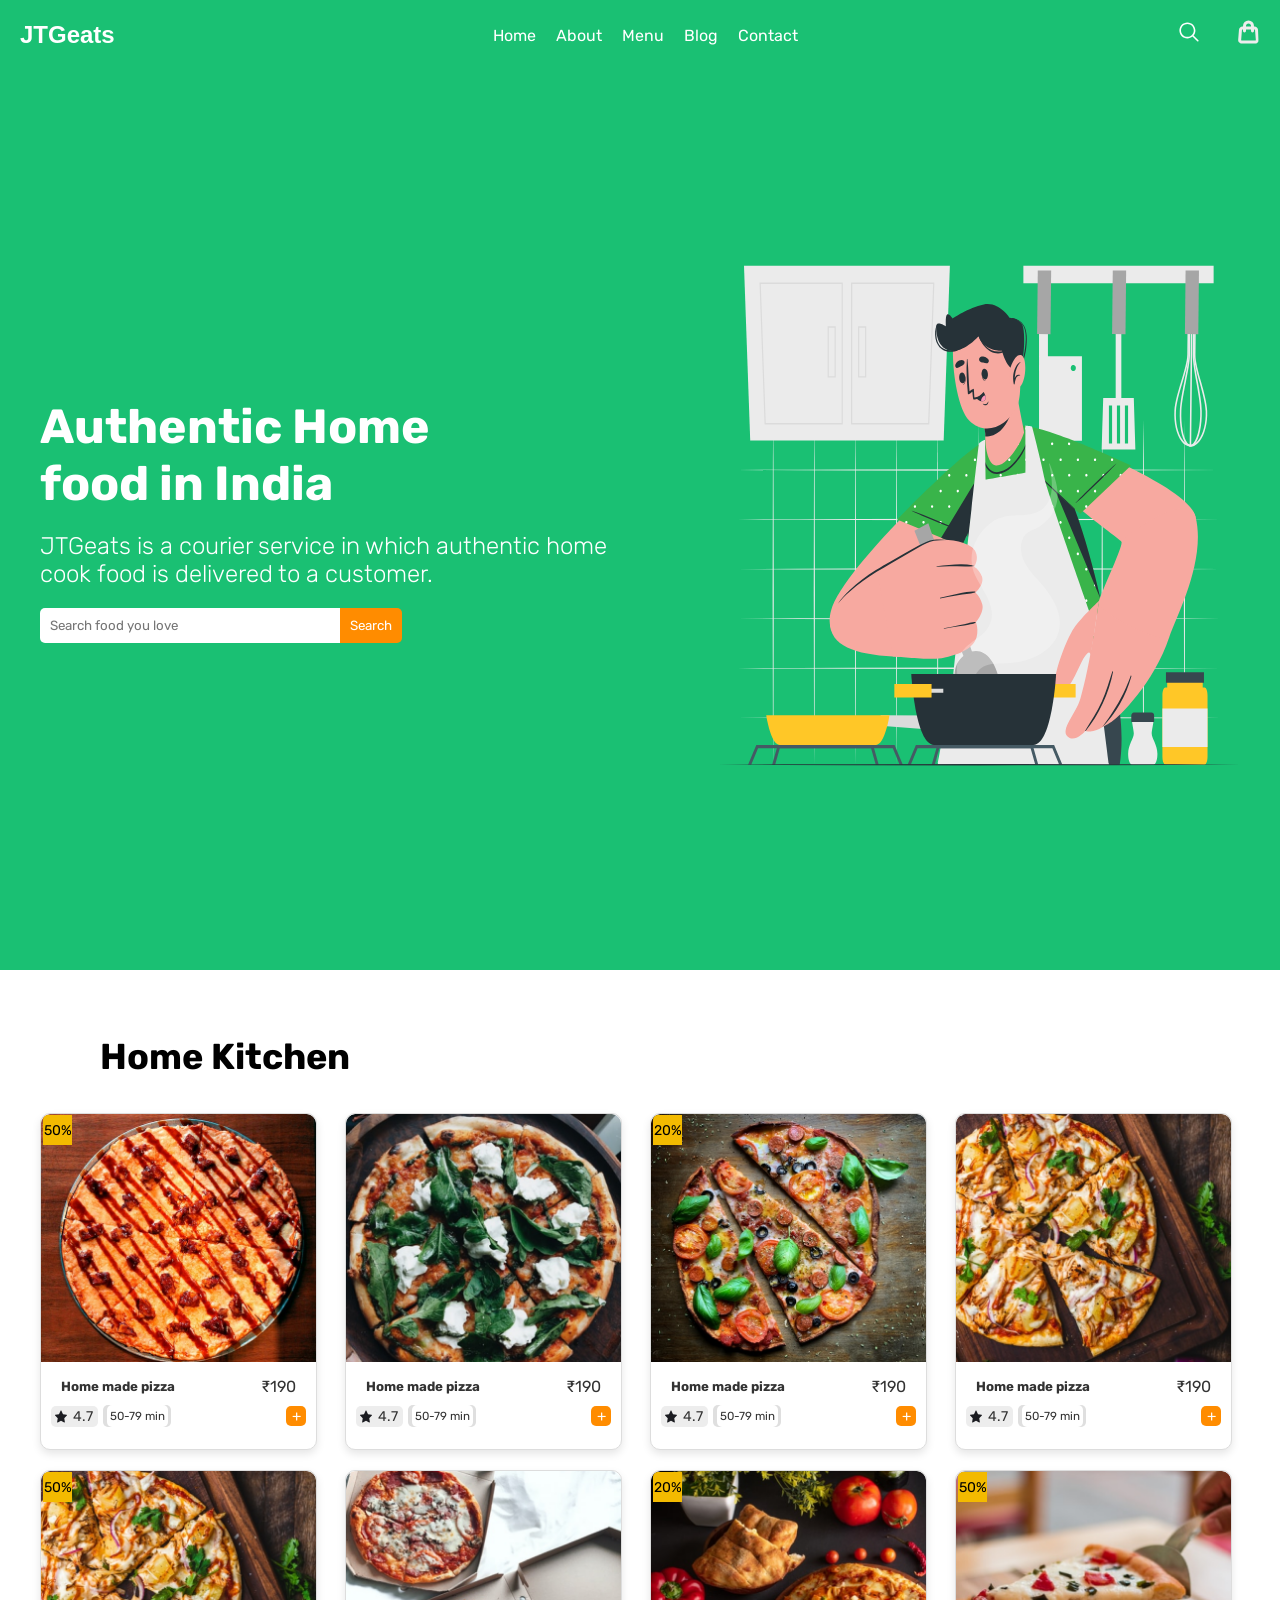
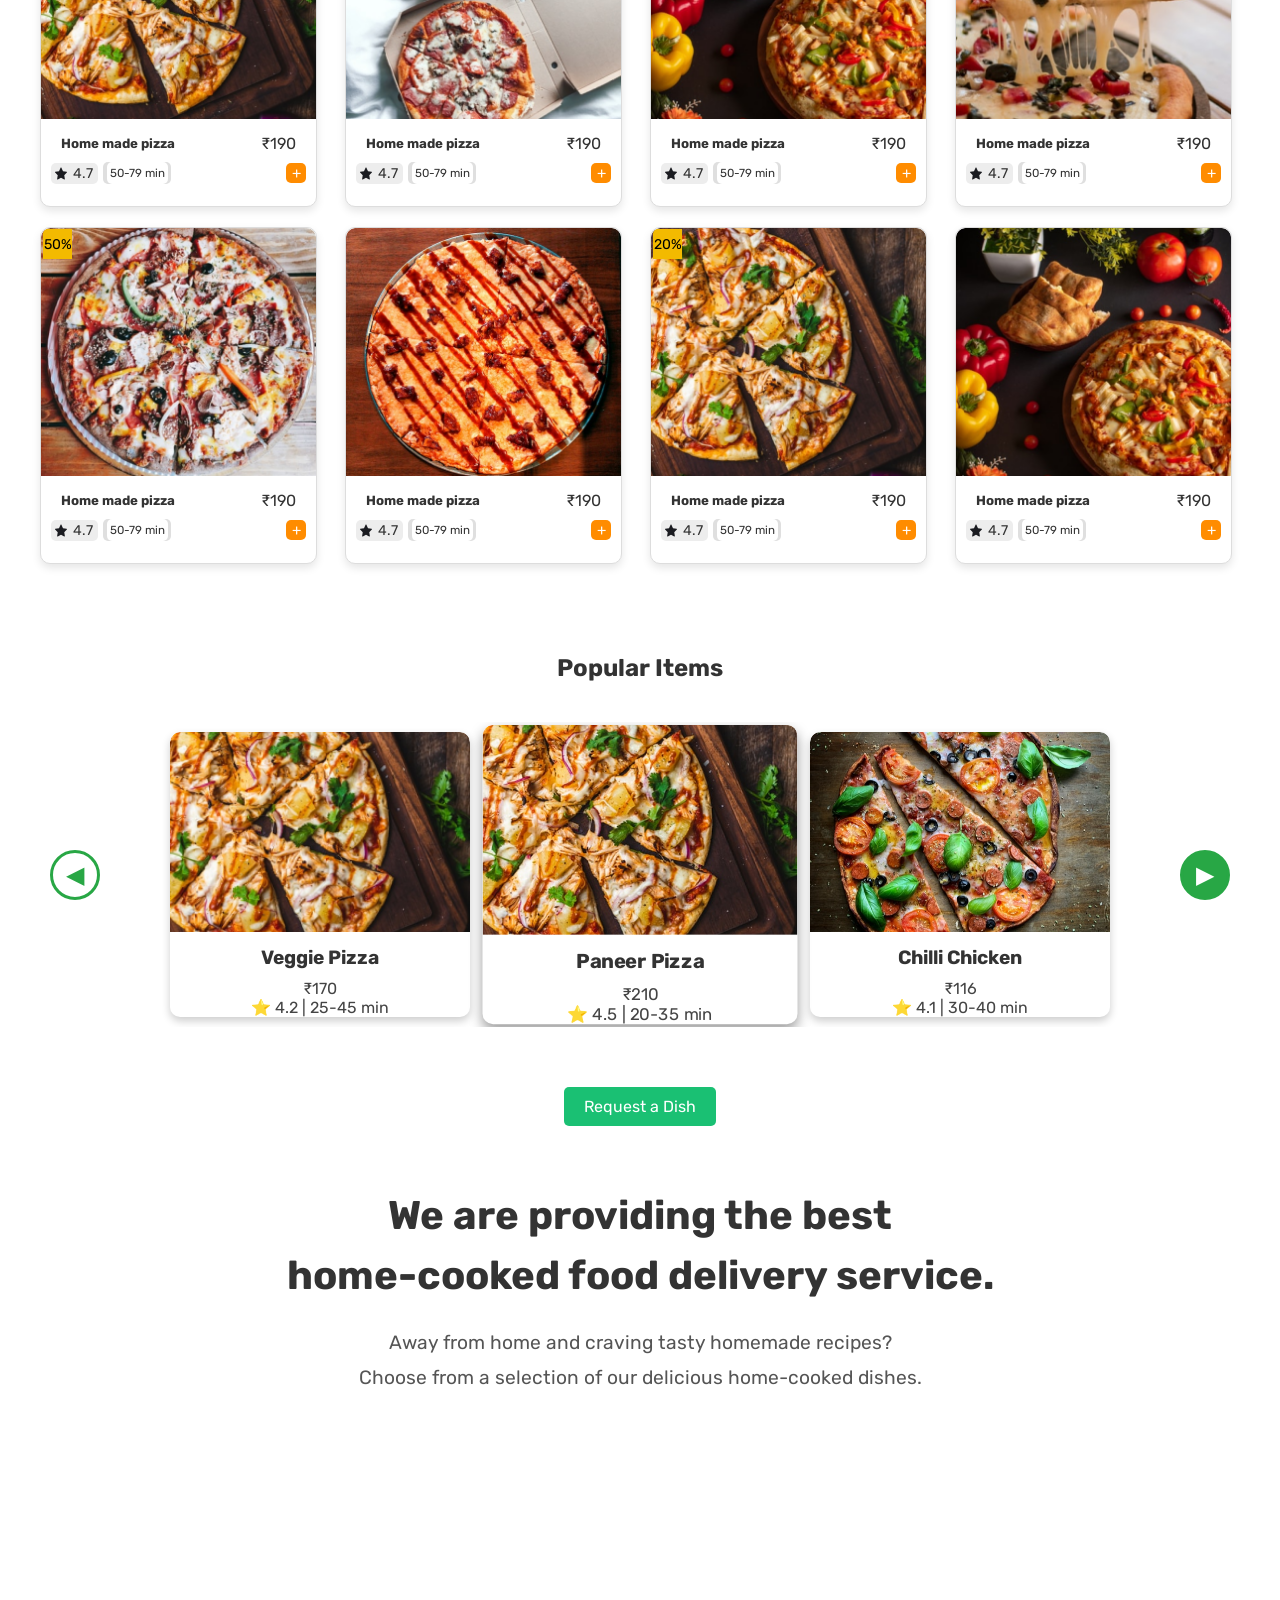
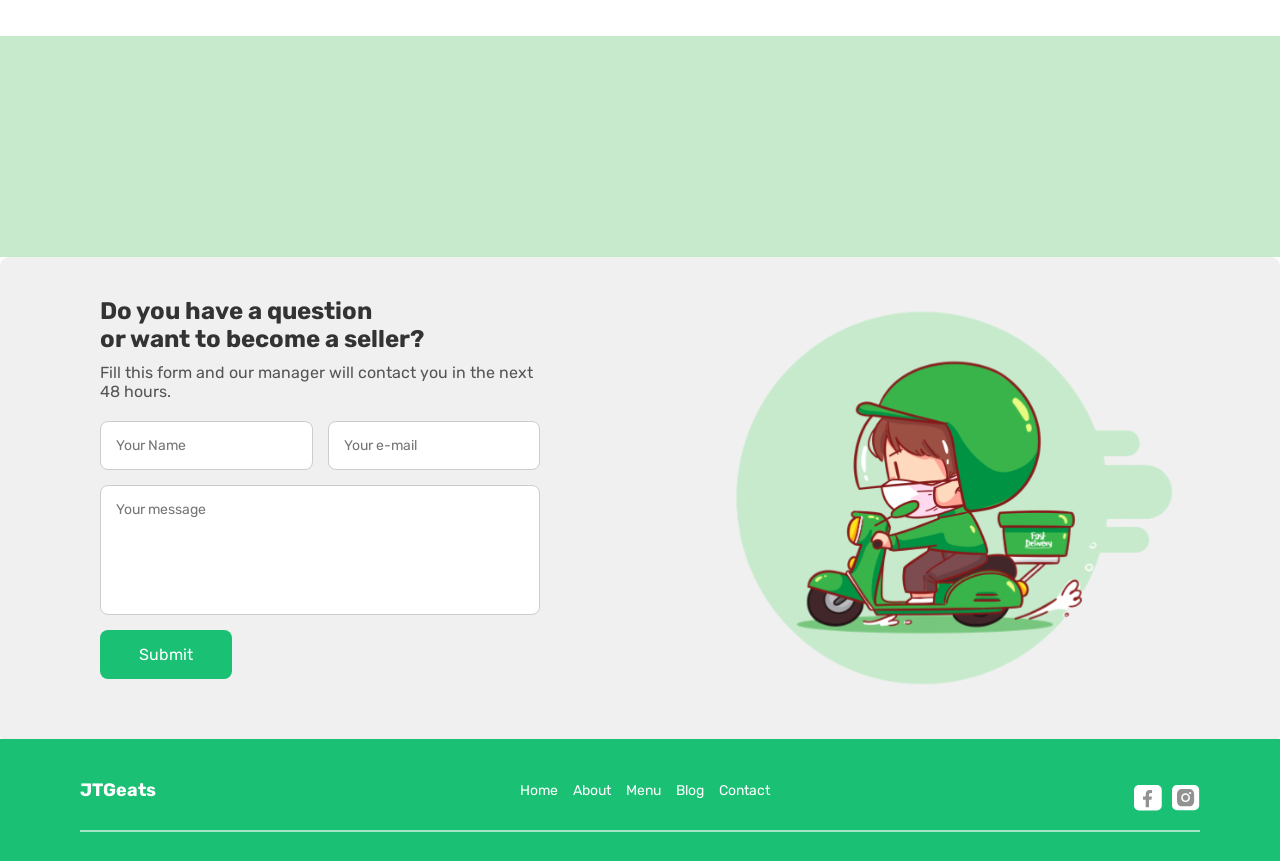
<file: index.html>
<!DOCTYPE html>
<html lang="en">

<head>
    <meta charset="UTF-8">
    <meta name="viewport" content="width=device-width, initial-scale=1.0">
    <title>JTGeats - Home</title>
    <link rel="stylesheet" href="styles/index.css">
</head>

<body>
    <header>
        <nav>
            <div class="logo">
                <a href="index.html">JTGeats</a>
            </div>
            <ul class="nav-links">
                <li><a href="index.html">Home</a></li>
                <li><a href="#">About</a></li>
                <li><a href="#">Menu</a></li>
                <li><a href="#">Blog</a></li>
                <li><a href="#">Contact</a></li>
            </ul>
            <div class="nav-icons" style="display: flex; align-items: center;">
                <a href="#" class="search-icon" style="margin-right: 15px;">
                    <img src="assets/svg/icons8-search.svg" alt="Search Icon"
                        style="width: 24px; height: 24px; filter: invert(1);">
                </a>
                <!-- Modal Structure -->
                <div id="cart-modal" class="modal" style="display: none;">
                    <div class="modal-content">
                        <!-- Add your modal content here, e.g., cart items, images, etc. -->
                        <img src="assets/svg/akar-icons_shopping-bag.svg" alt="Cart icon">
                        <h1 class="cart-model-heading">Cart is Empty</h1>
                        <p class="cart-model-paragraph">Add some items to the cart to checkout</p>
                        <button id="close-modal">Back to Menu</button>
                    </div>
                </div>
                <div id="cart-icon" class="cartIcon" style="display: flex; align-items: center;">
                    <a href="cart.html" class="cart-icon">
                        <img src="assets/svg/akar-icons_shopping-bag.svg" alt="Cart Icon"
                            style="width: 24px; height: 24px;">
                    </a>
                </div>
            </div>
        </nav>
    </header>

    <section class="hero">
        <div class="container">
            <div class="hero-content">
                <h2>Authentic Home</br> food in India</h2>
                <p>JTGeats is a courier service in which authentic home</br> cook food is delivered to a customer.</p>
                <div class="search-section">
                    <input type="text" placeholder="Search food you love">
                    <button>Search</button>
                </div>
            </div>
            <div class="hero-image">
                <img src="assets/svg/cooking/cuate.svg" alt="Hero Image">
            </div>
        </div>
    </section>

    <section class="home-kitchen">
        <h2>Home Kitchen</h2>
        <div class="container">
            <div class="card-container">
                <div class="card">
                    <div class="badge">50%</div>
                    <img src="assets/img/pizza_1.png" alt="Pizza" class="card-image">
                    <div class="card-content">
                        <div class="card-header">
                            <h5>Home made pizza</h5>
                            <span class="price">₹190</span>
                        </div>
                        <div class="card-details">
                            <div class="card-footer">
                                <div class="rating">
                                    <img src="assets/svg/ant-design_star-filled.svg" alt="Star" class="star-img">
                                    4.7
                                </div>
                                <div class="delivery-time">
                                    <div class="delivery">50-79 min</div>
                                </div>
                            </div>
                            <button class="add-btn">+</button>
                            <div class="counter-container">
                                <button class="decrement-btn">-</button>
                                <span class="counter">1</span>
                                <button class="increment-btn">+</button>
                            </div>
                        </div>
                    </div>
                </div>
                <div class="card">
                    <img src="assets/img/pizza_2.png" alt="Pizza" class="card-image">
                    <div class="card-content">
                        <div class="card-header">
                            <h5>Home made pizza</h5>
                            <span class="price">₹190</span>
                        </div>
                        <div class="card-details">
                            <div class="card-footer">
                                <div class="rating">
                                    <img src="assets/svg/ant-design_star-filled.svg" alt="Star" class="star-img">
                                    4.7
                                </div>
                                <div class="delivery-time">
                                    <div class="delivery">50-79 min</div>
                                </div>
                            </div>
                            <button class="add-btn">+</button>
                            <div class="counter-container">
                                <button class="decrement-btn">-</button>
                                <span class="counter">1</span>
                                <button class="increment-btn">+</button>
                            </div>
                        </div>
                    </div>
                </div>
                <div class="card">
                    <div class="badge">20%</div>
                    <img src="assets/img/pizza_3.png" alt="Pizza" class="card-image">
                    <div class="card-content">
                        <div class="card-header">
                            <h5>Home made pizza</h5>
                            <span class="price">₹190</span>
                        </div>
                        <div class="card-details">
                            <div class="card-footer">
                                <div class="rating">
                                    <img src="assets/svg/ant-design_star-filled.svg" alt="Star" class="star-img">
                                    4.7
                                </div>
                                <div class="delivery-time">
                                    <div class="delivery">50-79 min</div>
                                </div>
                            </div>
                            <button class="add-btn">+</button>
                            <div class="counter-container">
                                <button class="decrement-btn">-</button>
                                <span class="counter">1</span>
                                <button class="increment-btn">+</button>
                            </div>
                        </div>
                    </div>
                </div>
                <div class="card">
                    <img src="assets/img/pizza_4.png" alt="Pizza" class="card-image">
                    <div class="card-content">
                        <div class="card-header">
                            <h5>Home made pizza</h5>
                            <span class="price">₹190</span>
                        </div>
                        <div class="card-details">
                            <div class="card-footer">
                                <div class="rating">
                                    <img src="assets/svg/ant-design_star-filled.svg" alt="Star" class="star-img">
                                    4.7
                                </div>
                                <div class="delivery-time">
                                    <div class="delivery">50-79 min</div>
                                </div>
                            </div>
                            <button class="add-btn">+</button>
                            <div class="counter-container">
                                <button class="decrement-btn">-</button>
                                <span class="counter">1</span>
                                <button class="increment-btn">+</button>
                            </div>
                        </div>
                    </div>
                </div>
                <div class="card">
                    <div class="badge">50%</div>
                    <img src="assets/img/pizza_5.png" alt="Pizza" class="card-image">
                    <div class="card-content">
                        <div class="card-header">
                            <h5>Home made pizza</h5>
                            <span class="price">₹190</span>
                        </div>
                        <div class="card-details">
                            <div class="card-footer">
                                <div class="rating">
                                    <img src="assets/svg/ant-design_star-filled.svg" alt="Star" class="star-img">
                                    4.7
                                </div>
                                <div class="delivery-time">
                                    <div class="delivery">50-79 min</div>
                                </div>
                            </div>
                            <button class="add-btn">+</button>
                            <div class="counter-container">
                                <button class="decrement-btn">-</button>
                                <span class="counter">1</span>
                                <button class="increment-btn">+</button>
                            </div>
                        </div>
                    </div>
                </div>
                <div class="card">
                    <img src="assets/img/pizza_6.png" alt="Pizza" class="card-image">
                    <div class="card-content">
                        <div class="card-header">
                            <h5>Home made pizza</h5>
                            <span class="price">₹190</span>
                        </div>
                        <div class="card-details">
                            <div class="card-footer">
                                <div class="rating">
                                    <img src="assets/svg/ant-design_star-filled.svg" alt="Star" class="star-img">
                                    4.7
                                </div>
                                <div class="delivery-time">
                                    <div class="delivery">50-79 min</div>
                                </div>
                            </div>
                            <button class="add-btn">+</button>
                            <div class="counter-container">
                                <button class="decrement-btn">-</button>
                                <span class="counter">1</span>
                                <button class="increment-btn">+</button>
                            </div>
                        </div>
                    </div>
                </div>
                <div class="card">
                    <div class="badge">20%</div>
                    <img src="assets/img/pizza_7.png" alt="Pizza" class="card-image">
                    <div class="card-content">
                        <div class="card-header">
                            <h5>Home made pizza</h5>
                            <span class="price">₹190</span>
                        </div>
                        <div class="card-details">
                            <div class="card-footer">
                                <div class="rating">
                                    <img src="assets/svg/ant-design_star-filled.svg" alt="Star" class="star-img">
                                    4.7
                                </div>
                                <div class="delivery-time">
                                    <div class="delivery">50-79 min</div>
                                </div>
                            </div>
                            <button class="add-btn">+</button>
                            <div class="counter-container">
                                <button class="decrement-btn">-</button>
                                <span class="counter">1</span>
                                <button class="increment-btn">+</button>
                            </div>
                        </div>
                    </div>
                </div>
                <div class="card">
                    <div class="badge">50%</div>
                    <img src="assets/img/pizza_8.png" alt="Pizza" class="card-image">
                    <div class="card-content">
                        <div class="card-header">
                            <h5>Home made pizza</h5>
                            <span class="price">₹190</span>
                        </div>
                        <div class="card-details">
                            <div class="card-footer">
                                <div class="rating">
                                    <img src="assets/svg/ant-design_star-filled.svg" alt="Star" class="star-img">
                                    4.7
                                </div>
                                <div class="delivery-time">
                                    <div class="delivery">50-79 min</div>
                                </div>
                            </div>
                            <button class="add-btn">+</button>
                            <div class="counter-container">
                                <button class="decrement-btn">-</button>
                                <span class="counter">1</span>
                                <button class="increment-btn">+</button>
                            </div>
                        </div>
                    </div>
                </div>
                <div class="card">
                    <div class="badge">50%</div>
                    <img src="assets/img/pizza_9.png" alt="Pizza" class="card-image">
                    <div class="card-content">
                        <div class="card-header">
                            <h5>Home made pizza</h5>
                            <span class="price">₹190</span>
                        </div>
                        <div class="card-details">
                            <div class="card-footer">
                                <div class="rating">
                                    <img src="assets/svg/ant-design_star-filled.svg" alt="Star" class="star-img">
                                    4.7
                                </div>
                                <div class="delivery-time">
                                    <div class="delivery">50-79 min</div>
                                </div>
                            </div>
                            <button class="add-btn">+</button>
                            <div class="counter-container">
                                <button class="decrement-btn">-</button>
                                <span class="counter">1</span>
                                <button class="increment-btn">+</button>
                            </div>
                        </div>
                    </div>
                </div>
                <div class="card">
                    <img src="assets/img/pizza_1.png" alt="Pizza" class="card-image">
                    <div class="card-content">
                        <div class="card-header">
                            <h5>Home made pizza</h5>
                            <span class="price">₹190</span>
                        </div>
                        <div class="card-details">
                            <div class="card-footer">
                                <div class="rating">
                                    <img src="assets/svg/ant-design_star-filled.svg" alt="Star" class="star-img">
                                    4.7
                                </div>
                                <div class="delivery-time">
                                    <div class="delivery">50-79 min</div>
                                </div>
                            </div>
                            <button class="add-btn">+</button>
                            <div class="counter-container">
                                <button class="decrement-btn">-</button>
                                <span class="counter">1</span>
                                <button class="increment-btn">+</button>
                            </div>
                        </div>
                    </div>
                </div>
                <div class="card">
                    <div class="badge">20%</div>
                    <img src="assets/img/pizza_5.png" alt="Pizza" class="card-image">
                    <div class="card-content">
                        <div class="card-header">
                            <h5>Home made pizza</h5>
                            <span class="price">₹190</span>
                        </div>
                        <div class="card-details">
                            <div class="card-footer">
                                <div class="rating">
                                    <img src="assets/svg/ant-design_star-filled.svg" alt="Star" class="star-img">
                                    4.7
                                </div>
                                <div class="delivery-time">
                                    <div class="delivery">50-79 min</div>
                                </div>
                            </div>
                            <button class="add-btn">+</button>
                            <div class="counter-container">
                                <button class="decrement-btn">-</button>
                                <span class="counter">1</span>
                                <button class="increment-btn">+</button>
                            </div>
                        </div>
                    </div>
                </div>
                <div class="card">
                    <img src="assets/img/pizza_7.png" alt="Pizza" class="card-image">
                    <div class="card-content">
                        <div class="card-header">
                            <h5>Home made pizza</h5>
                            <span class="price">₹190</span>
                        </div>
                        <div class="card-details">
                            <div class="card-footer">
                                <div class="rating">
                                    <img src="assets/svg/ant-design_star-filled.svg" alt="Star" class="star-img">
                                    4.7
                                </div>
                                <div class="delivery-time">
                                    <div class="delivery">50-79 min</div>
                                </div>
                            </div>
                            <button class="add-btn">+</button>
                            <div class="counter-container">
                                <button class="decrement-btn">-</button>
                                <span class="counter">1</span>
                                <button class="increment-btn">+</button>
                            </div>
                        </div>
                    </div>
                </div>

                <!-- Repeat the card element for multiple items with consistent structure -->

            </div>
            <script src="./script/index.js"></script>
        </div>
    </section>

    <!-- Popular Item (Slider Section) -->
    <section id="popular-items">
        <h2>Popular Items</h2>
        <div class="carousel-container">
            <button class="carousel-btn left" onclick="slideLeft()">&#9664;</button>
            <div class="carousel">
                <div class="carousel-track">
                    
                    <div class="slider-card">
                        <img src="./assets/img/pizza_1.png" alt="Pizza">
                        <h3>Home Made Pizza</h3>
                        <p>₹190</p>
                        <span>⭐ 4.7 | 50-79 min</span>
                    </div>
                    <div class="slider-card">
                        <img src="./assets/img/pizza_2.png" alt="Tandoori Chicken">
                        <h3>Tandoori Chicken</h3>
                        <p>₹184</p>
                        <span>⭐ 4.3 | 15-29 min</span>
                    </div>
                    <div class="slider-card">
                        <img src="./assets/img/pizza_3.png" alt="Chilli Chicken">
                        <h3>Chilli Chicken</h3>
                        <p>₹116</p>
                        <span>⭐ 4.1 | 30-40 min</span>
                    </div>
                    <div class="slider-card">
                        <img src="./assets/img/pizza_4.png" alt="Paneer Pizza">
                        <h3>Paneer Pizza</h3>
                        <p>₹210</p>
                        <span>⭐ 4.5 | 20-35 min</span>
                    </div>
                    <div class="slider-card">
                        <img src="./assets/img/pizza_5.png" alt="Veggie Pizza">
                        <h3>Veggie Pizza</h3>
                        <p>₹170</p>
                        <span>⭐ 4.2 | 25-45 min</span>
                    </div>
                </div>
            </div>
            <button class="carousel-btn right" onclick="slideRight()">&#9654;</button>
        </div>
        <button id="request-dish" class="request-dish-btn">Request a Dish</button>
    </section>

    <!-- Request dish Modal Structure -->
    <div id="request-dish-modal" class="dish-modal" style="display: none;">
        <div class="dish-modal-content">
            <!-- Add your modal content here, e.g., cart items, images, etc. -->
            <h1 class="request-dish-heading">Request a Dish</h1>
            <div class="dish-model-input-details">
                <div class="name-section">Name*</div>
                <input class="dish-modal-name" classtype="text" placeholder="Enter name of the dish">
                <div class="dish-modal-upload-image">Upload an image</div>
                <input class="dish-modal-upload-image-input" classtype="text" placeholder="paste a URL">
            </div>
            <div class="dish-model-button-section">
                <button id="close-dish-model-cancel" class="close-dish-model-cancel-button">Cancel</button>
                <button id="close-dish-modal-submit" class="close-dish-modal-submit-button">Submit Request</button>
            </div>
        </div>
    </div>

    <!-- Video Section -->

    <section id="about-service" class="full-width">
        <div class="text-content">
            <h2>We are providing the best<br> home-cooked food delivery service.</h2>
            <p>
                Away from home and craving tasty homemade recipes?<br>
                Choose from a selection of our delicious home-cooked dishes.
            </p>
        </div>
        <div class="video-section">
            <div class="video-container">
                <iframe id="service-video" src="https://www.youtube.com/embed/xPPLbEFbCAo"
                    title="Home Cooked Food Service" frameborder="0" allow="autoplay; encrypted-media" allowfullscreen>
                </iframe>
            </div>
        </div>
    </section>

    <!-- Contact Section -->
    <section class="contact-section">
        <div class="contact-container">
            <div class="form-container">
                <h2>Do you have a question<br>or want to become a seller?</h2>
                <p>Fill this form and our manager will contact you in the next 48 hours.</p>
                <form id="contactForm">
                    <div class="input-container">
                        <input type="text" name="name" placeholder="Your Name" required>
                        <input type="email" name="email" placeholder="Your e-mail" required>
                    </div>
                    <textarea name="message" placeholder="Your message" required></textarea>
                    <button type="submit">Submit</button>
                </form>
            </div>
            <div class="image-container">
                <img src="./assets/svg/Food_delivery_cute_man_riding_motorcycles_cartoon_art_illustration 2.svg"
                    alt="Delivery Illustration">
            </div>
        </div>
    </section>

    <!-- Footer Section -->

    <footer class="footer">
        <div class="logo">JTGeats</div>
        <nav>
            <a href="#">Home</a>
            <a href="#">About</a>
            <a href="#">Menu</a>
            <a href="#">Blog</a>
            <a href="#">Contact</a>
        </nav>
        <div class="social-icons">
            <a href="https://facebook.com" target="_blank" aria-label="Facebook">
                <img src="./assets/svg/Facebook.svg" alt="Facebook Icon">
            </a>
            <a href="https://instagram.com" target="_blank" aria-label="Instagram">
                <img src="./assets/svg/icon_instagram.svg" alt="Instagram Icon">
            </a>
        </div>

    </footer>
</body>
<script>
    document.getElementById('request-dish').addEventListener('click', function (event) {
        event.preventDefault(); // Prevent default action of the link
        window.scrollTo({ top: 0, behavior: 'smooth' });
        document.getElementById('request-dish-modal').style.display = 'block'; // Show the modal
        document.body.style.overflow = 'hidden'; // Block page scroll
    });

    // Close the modal when the cancel button is clicked
    document.getElementById('close-dish-model-cancel').addEventListener('click', function () {
        document.getElementById('request-dish-modal').style.display = 'none'; // Hide the modal
        document.body.style.overflow = 'auto'; // Enable page scroll
    });

    // Close the modal when the submit button is clicked
    document.getElementById('close-dish-modal-submit').addEventListener('click', function () {
        document.getElementById('request-dish-modal').style.display = 'none'; // Hide the modal
        document.body.style.overflow = 'auto'; // Enable page scroll
    });
</script>

</html>
</file>
<file: styles/index.css>
@import url('https://fonts.googleapis.com/css2?family=Rubik:wght@400;500;700&display=swap');


* {
    margin: 0;
    padding: 0;
    box-sizing: border-box;
    font-family: 'Rubik', sans-serif;
}

body {
    font-family: Arial, sans-serif;
    margin: 0;
    padding: 0;
    box-sizing: border-box;
    background-color: #ffffff;
    color: #333;
}

header {
    background: #1AC073;
    color: #fff;
    padding: 20px 0;
}

nav {
    display: flex;
    justify-content: space-between;
    align-items: center;
    max-width: auto;
    margin: 0 auto;
    padding: 0 20px;
}

.logo a {
    color: #fff;
    text-decoration: none;
    font-size: 24px;
    font-weight: bold;
    font-family: 'Montserrat', sans-serif;
    font-weight: bold;
}

.nav-links {
    list-style: none;
    display: flex;
    align-items: center;
    justify-content: space-between;
}

.nav-links li {
    margin-left: 20px;
}

.nav-links a {
    color: #fff;
    text-decoration: none;
}

.nav-icons {
    display: flex;
    align-items: center;
}

.nav-icons a {
    color: #fff;
    margin-left: 20px;
    font-size: 24px;
    transition: transform 0.2s, color 0.2s;
}

.nav-icons a:hover {
    transform: scale(1.1);
    color: #ff6347;
}

.search-icon {
    color: #fff;
}

.hero {
    background-color: #1AC073;
    color: #fff;
    padding: 100px 20px;
    width: auto;
    height: 100vh;
    display: flex;
    justify-content: space-between;
    align-items: center;
    flex-direction: row;
    text-align: left;
}

.hero .container {
    display: flex;
    flex-direction: row;
    align-items: center;
    justify-content: space-between;
    width: 100%;
    max-width: 1200px;
    margin: 0 auto;
}

.hero-content {
    max-width: 50%;
    margin-right: 20px;
}

.hero h2 {
    font-size: 48px;
    margin-bottom: 20px;
}

.hero p {
    font-size: 24px;
    margin-bottom: 20px;
    font-weight: 100;
}

.hero .btn {
    background: #333;
    color: #fff;
    padding: 10px 20px;
    text-decoration: none;
    border-radius: 5px;
    margin-bottom: 20px;
}

.hero-image {
    max-width: 50%;
    display: flex;
    justify-content: center;
    align-items: center;
}

.hero-image img {
    max-width: 100%;
    height: auto;
}

.search-section {
    margin-top: 20px;
    display: flex;
}

.search-section input[type="text"] {
    padding: 10px;
    width: calc(100% - 120px);
    max-width: 300px;
    border: none;
    border-radius: 5px 0 0 5px;
}

.search-section button {
    padding: 10px;
    background: #ff8c00;
    color: #fff;
    border: none;
    border-radius: 0 5px 5px 0;
    cursor: pointer;
}

@media (max-width: 768px) {
    .hero {
        flex-direction: column;
        text-align: center;
        height: auto;
        padding: 50px 20px;
    }

    .hero .container {
        flex-direction: column;
    }

    .hero-content {
        max-width: 100%;
        margin-right: 0;
        margin-bottom: 20px;
    }

    .hero h1 {
        font-size: 36px;
    }

    .hero p {
        font-size: 18px;
    }

    .hero .btn {
        padding: 10px 15px;
    }

    .hero-image {
        max-width: 100%;
        margin-top: 20px;
    }

    .search-section input[type="text"] {
        width: calc(100% - 100px);
    }

    .nav-links {
        display: none;
    }

    .nav-icons .menu-icon {
        display: block;
    }
}


/* Home Kitchen */


.home-kitchen {
    padding: 50px 20px;
    text-align: center;
    background-color: #fff;
}

.home-kitchen h2 {
    font-size: 36px;
    margin-bottom: 20px;
    color: #000000;
    text-align: left;
    padding: 15px 80px;
}

/* Card Container */

.card-header {
    display: flex;
    justify-content: space-between;
    align-items: center;
    font-size: 16px;
    color: #333;
    height: 20px;
    padding: 10px;
}

.card-container {
    display: grid;
    grid-template-columns: repeat(auto-fit, minmax(250px, 1fr));
    gap: 20px;
    max-width: 1200px;
    margin: 0 auto;
}

.card {
    background: #fff;
    border: 1px solid #ddd;
    border-radius: 10px;
    overflow: hidden;
    box-shadow: 0 4px 8px rgba(0, 0, 0, 0.1);
    transition: transform 0.2s;
    position: relative;
    width: 277px;
    height: 337px;
}

.card img {
    width: 100%;
    height: auto;
}

.badge {
    position: absolute;
    top: 1px;
    left: 2px;
    background: #F3BA00;
    color: black;
    font-size: 14px;
    display: flex;
    align-items: center;
    justify-content: center;
    border-radius: 5px 0px 0px 0px;
    width: 29px;
    height: 30px;
}

.card-content {
    padding: 10px;
    text-align: left;
}

.card-content h3 {
    font-size: 18px;
    margin-bottom: 5px;
}

.card-details {
    display: flex;
    justify-content: space-between;
    align-items: center;
    position: relative;
    height: 40px;
}

.card-footer {
    display: flex;
    align-items: center;
    justify-content: space-between;
    height: 20px;
    width: 120px;
    font-size: 14px;
}

.delivery-time {
    display: flex;
    align-items: center;
    justify-content: center;
    background-color: #dfdfdf;
    width: 68px;
    height: 22px;
    border-radius: 5px;
}

.delivery {
    display: flex;
    background-color: #ffffff;
    border-radius: 5px;
    margin-top: 0%;
    height: 22px;
    padding: 3px;
    font-size: smaller;
    align-items: center;
}

.rating {
    display: flex;
    justify-content: center;
    align-items: center;
    background-color: #ededed;
    padding: 2px;
    padding-right: 5px;
    border-radius: 5px;
}

.star-img {
    width: 20px; /* Adjusted to a larger size */
    height: 20px;
    display: inline-block; /* Ensures proper alignment */
    vertical-align: middle; /* Aligns with the text baseline */
    margin-right: 4px; /* Adds spacing between the star and the rating number */
    object-fit: contain; /* Ensures the image fits within the specified dimensions */
}

.add-btn,
.counter-container {
    position: absolute;
    top: 0;
    right: 0;
    width: 40px;
    height: 40px;
    display: flex;
    justify-content: center;
    align-items: center;
    transition: opacity 0.3s, visibility 0.3s;
}

.counter-container {
    display: none;
    visibility: hidden;
    opacity: 0;
}

.add-btn {
    visibility: visible;
    opacity: 1;
}

.counter-container.show {
    display: flex;
    visibility: visible;
    opacity: 1;
}

.card:hover {
    transform: translateY(-10px);
}

.add-btn {
    background: #ff8c00;
    color: white;
    border: none;
    border-radius: 5px;
    margin-top: 10px;
    width: 20px;
    height: 20px;
    font-size: 15px;
    cursor: pointer;
}

.counter-container button {
    background-color: #ff8c00;
    color: white;
    border: none;
    border-radius: 5px;
    width: 20px;
    height: 22px;
    font-size: 15px;
    cursor: pointer;
}

.counter {
    font-size: 18px;
    font-weight: bold;
}

footer {
    background: #1AC073;
    color: #fff;
    text-align: center;
    padding: 20px 0;
}

@media (max-width: 1024px) {
    .card-container {
        grid-template-columns: repeat(2, 1fr);
    }
}

@media (max-width: 768px) {
    .card-container {
        grid-template-columns: 1fr;
    }
}

/* Slider Container */
#popular-items {
    text-align: center;
    padding: 40px;
  }
  
  .carousel-container {
    position: relative;
    overflow: hidden;
    display: flex;
    justify-content: center;
    align-items: center;
    margin: 20px 0;
  }
  
  .carousel {
    overflow: hidden;
    width: calc(3 * 320px); /* Width to display exactly 3 cards */
    position: relative;
    margin: 20px auto;
  }
  
  .carousel-track {
    display: flex;
    transition: transform 0.5s ease-in-out;
    width: calc(3 * 320px + 6 * 320px); /* Adjust width to accommodate cloned cards */
  }
  
  .slider-card {
    flex: 0 0 300px; /* Each card is 300px wide */
    margin: 10px;
    background: #fff;
    border-radius: 10px;
    box-shadow: 0 4px 8px rgba(0, 0, 0, 0.2);
    text-align: center;
    overflow: hidden;
    transform: scale(1); /* Default scale */
    transition: transform 0.3s ease-in-out, box-shadow 0.3s ease-in-out;
  }
  
  .slider-card img {
    width: 100%;
    height: 200px;
    object-fit: cover;
    border-radius: 10px 10px 0 0;
  }
  
  .slider-card h3 {
    margin: 10px 0;
    font-size: 1.2rem;
    color: #333;
  }
  
  .slider-card p,
  .slider-card span {
    font-size: 1rem;
    color: #444;
  }
  
  /* Highlight the middle card */
  .slider-card.middle {
    transform: scale(1.05); /* Adjust scale as needed */
    z-index: 1;
    box-shadow: 0 6px 12px rgba(0, 0, 0, 0.4);
    transition: transform 0.3s ease-in-out, box-shadow 0.3s ease-in-out;
  }
  

  
  
  /* Buttons for navigation */
  .carousel-btn {
    position: absolute;
    top: 50%;
    transform: translateY(-50%);
    background: #fff;
    color: #28a745;
    border: 3px solid #28a745;
    border-radius: 50%;
    width: 50px;
    height: 50px;
    cursor: pointer;
    font-size: 1.5rem;
    z-index: 10;
    display: flex;
    justify-content: center;
    align-items: center;
    transition: background 0.3s ease, color 0.3s ease;
  }
  
  .carousel-btn:hover {
    background: #28a745;
    color: #fff;
  }
  
  .carousel-btn.left {
    left: 10px;
  }
  
  .carousel-btn.right {
    right: 10px;
    background: #28a745;
    color: #fff;
  }
  
  /* Request dish button */
  .request-dish-btn {
    margin-top: 20px;
    padding: 10px 20px;
    font-size: 1rem;
    color: white;
    background: #1AC073;
    border: none;
    border-radius: 5px;
    cursor: pointer;
    transition: background 0.3s ease;
  }
  
  .request-dish-btn:hover {
    background: #218838;
  }
  
  /* Responsive design */
  @media screen and (max-width: 768px) {
    .carousel {
      width: 100%; /* Full width for smaller screens */
    }
  
    .slider-card {
      flex: 0 0 90%; /* Cards occupy 90% of the width */
    }
  
    .carousel-btn {
      width: 40px;
      height: 40px;
      font-size: 1.2rem;
    }
  }
  
  @media screen and (max-width: 480px) {
    .slider-card {
      flex: 0 0 100%; /* Full-width cards for very small screens */
    }
  
    .carousel-btn {
      width: 35px;
      height: 35px;
      font-size: 1rem;
    }
  }
  
 

/* Video Section */
.full-width {
    width: 100%;
    margin: 0;
    box-sizing: border-box;
}

#about-service {
    text-align: center;
}

#about-service .text-content {
    margin-top: 20px;
    margin-bottom: 20px;
}

#about-service .text-content h2 {
    font-size: 2.5rem;
    margin-bottom: 20px;
    color: #333;
    line-height: 1.5;
}

#about-service .text-content p {
    font-size: 1.2rem;
    color: #555;
    line-height: 1.8;
}

#about-service .video-section {
    background: linear-gradient(to bottom, white 50%, #C7EACC 50%);
    display: flex;
    justify-content: center;
    align-items: center;
    width: 100%;
}

#about-service .video-container {
    width: 100%;
    max-width: 877px;
    height: 442px;
    padding-bottom: 75px;
    overflow: hidden;
}

#about-service #service-video {
    width: 100%;
    height: 100%;
    border: none;
}


/* Contact Section */

.contact-section {
    display: flex;
    align-items: center;
    justify-content: space-between;
    background: #f0f0f0; /* Bland background color */
    box-shadow: 0 4px 6px rgba(0, 0, 0, 0.1);
    border-radius: 10px;
    overflow: hidden;
    width: 100%;
    padding: 20px 80px;
    flex-wrap: wrap; /* Allow wrapping */
}

.contact-container {
    display: flex;
    justify-content: space-between;
    align-items: center;
    width: 100%;
    margin: 0 auto;
    padding: 20px;
    flex-wrap: wrap; /* Allow wrapping */
}

.form-container {
    flex: 1;
    padding-right: 10rem;
    display: flex;
    flex-direction: column;
    justify-content: center;
    width: 100%; /* Full width on smaller screens */
    max-width: 600px; /* Limit max width */
    margin-bottom: 20px; /* Add margin for spacing */
}

.form-container h2 {
    font-size: 24px;
    margin-bottom: 10px;
    color: #333;
}

.form-container p {
    margin-bottom: 20px;
    color: #555;
    font-size: 16px;
}

form {
    display: flex;
    flex-direction: column;
    gap: 15px;
}

form input, form textarea {
    width: 100%;
    padding: 15px;
    border: 1px solid #ccc;
    border-radius: 8px;
    font-size: 14px;
}

form textarea {
    resize: none;
    height: 130px;
}

form button {
    background-color: #1AC073;
    width: 30%; /* Adjust width */
    color: white;
    border: none;
    padding: 15px 15px 15px;
    font-size: 16px;
    border-radius: 8px;
    cursor: pointer;
    transition: background-color 0.3s ease;
}

form button:hover {
    background-color: #17ef8a;
}

.image-container {
    flex: 1;
    display: flex;
    align-items: center;
    justify-content: center;
    width: 100%; /* Full width on smaller screens */
    max-width: 600px; /* Limit max width */
}

.image-container img {
    width: 100%;
    height: auto;
    border-radius: 50%;
}

.input-container {
    display: flex;
    flex-direction: row;
    gap: 15px;
}

/* Footer */

.footer {
    background-color: #1AC073;
    color: white;
    width: 100%;
    padding: 40px 80px; /* Increased height and added left-right padding */
    text-align: center;
    display: flex;
    justify-content: space-between;
    align-items: center;
    position: relative;
    flex-wrap: wrap; /* Allow wrapping */
}

.footer::after {
    content: '';
    position: absolute;
    top: 75%;
    left: 0;
    right: 0;
    height: 2px;
    margin: 0 80px 0 80px;
    background-color: white;
    opacity: 0.6;
    transform: translateY(-50%);
}

.footer .logo {
    font-size: 18px;
    font-weight: bold;
    z-index: 1;
    margin-bottom: 20px; /* Add margin for spacing */
}

.footer nav {
    display: flex;
    gap: 15px;
    z-index: 1;
    flex-wrap: wrap; /* Allow wrapping */
    justify-content: center; /* Center align on smaller screens */
    margin-bottom: 20px; /* Add margin for spacing */
}

.footer nav a {
    color: white;
    text-decoration: none;
    font-size: 14px;
    transition: color 0.3s ease;
}

.footer nav a:hover {
    color: #cce7cc;
}

.footer .social-icons {
    display: flex;
    gap: 10px;
    z-index: 1;
    justify-content: center; /* Center align on smaller screens */
}

.footer .social-icons a {
    color: white;
    font-size: 18px;
    text-decoration: none;
    transition: color 0.3s ease;
}

.footer .social-icons a:hover {
    color: #cce7cc;
}

/* Responsive design */
@media screen and (max-width: 768px) {
    .carousel {
      width: 100%; /* Full width for smaller screens */
    }
  
    .slider-card {
      flex: 0 0 90%; /* Cards occupy 90% of the width */
    }
  
    .carousel-btn {
      width: 40px;
      height: 40px;
      font-size: 1.2rem;
    }

    .contact-section {
        padding: 20px 40px; /* Reduce padding */
    }

    .form-container {
        padding-right: 0; /* Remove right padding */
    }

    form button {
        width: 50%; /* Adjust width for smaller screens */
    }

    .footer {
        padding: 20px 40px; /* Reduce padding */
    }
  }
  
  @media screen and (max-width: 480px) {
    .slider-card {
      flex: 0 0 100%; /* Full-width cards for very small screens */
    }
  
    .carousel-btn {
      width: 35px;
      height: 35px;
      font-size: 1rem;
    }

    .contact-section {
        padding: 20px; /* Further reduce padding */
    }

    form button {
        width: 100%; /* Full width for very small screens */
    }

    .footer {
        padding: 20px; /* Further reduce padding */
    }
  }

  /* Model color */
:root {
    --primary-color: #1ac073;
    --secondary-color: #f0faf7;
    --tertiary-color: #f2f2f2;
    --highlight-color: #2ebf91;
    --text-color: #000;
    --text-muted: #7a7a7a;
    --white: #fff;
}


  /* cart model */

  .modal {
    position: absolute;
    top: 20%;
    left: 50%;
    transform: translateX(-50%);
    width: 90%;
    height: 1000px;
    background-color: #f0faf7;
    color: #000000db;
    overflow-y: auto;
    z-index: 1000;
    padding: 20px;
    border-radius: 10px;
    display: none;
    overflow: hidden;
}

.cart-model-paragraph{
    color: #7a7a7a;
}

.modal-content {
    height: 100%;
    display: flex;
    justify-content: center;
    align-items: center;
    flex-direction: column;
}

.cart-model-heading {
    margin: 0;
    font-size: 3rem;
    margin-top: 2rem;
}

.cart-model-paragraph {
    margin: 0;
    margin-top: 1rem;
    font-size: 1.5rem;
    opacity: 0.5;
}

#close-modal {
    margin-top: 3rem;
    padding: 1.3rem 3.5rem;
    background-color: #1AC073;
    border-radius: 10px;
    color: #ffffff;
    border: none;
    font-size: 1rem;
    cursor: pointer;
}



/* Request a dish */

.dish-modal {
    position: absolute;
    top: 20%;
    left: 50%;
    transform: translateX(-50%);
    width: 90%;
    height: 550px;
    overflow-y: auto;
    z-index: 1000;
    padding: 20px;
    border-radius: 10px;
    box-shadow: 0 4px 8px rgba(0, 0, 0, 0.2);
    display: none;
    background-color: var(--secondary-color);
}

.dish-modal-content {
    height: 100%;
    display: flex;
    align-items: center;
    flex-direction: column;
}

.request-dish-heading {
    margin: 3rem;
    font-size: 3rem;
}

.dish-model-input-details {
    margin: 1rem;
    width: 85%;
}

.name-section {
    width: 100%;
    height: 20px;
    font-size: 1.2rem;
    opacity: 0.7;
}

.dish-modal-name {
    padding: 1rem;
    width: 100%;
    border-radius: 10px;
    font-size: 1rem;
    color: var(--secondary-color);
    border: none;
}

.dish-modal-upload-image {
    width: 100%;
    height: 20px;
    font-size: 1.2rem;
    opacity: 0.7;
    margin-top: 2rem;
}

.dish-modal-upload-image-input {
    padding: 1rem;
    width: 100%;
    border-radius: 10px;
    font-size: 1rem;
    color: var(--secondary-color);
    border: none;
}

.dish-model-button-section {
    display: flex;
    margin-top: 4rem;
    gap: 1rem;
}

.close-dish-model-cancel-button {
    background-color: var(--secondary-color);
    color: var(--primary-color);
    padding: 1rem 4.5rem;
    border: 2px solid var(--primary-color);
    border-radius: 7px;
    font-size: 1rem;
}

.close-dish-modal-submit-button {
    background-color: var(--primary-color);
    color: var(--secondary-color);
    padding: 1rem 3rem;
    border: 2px solid var(--primary-color);
    border-radius: 7px;
    font-size: 1rem;
}
</file>
